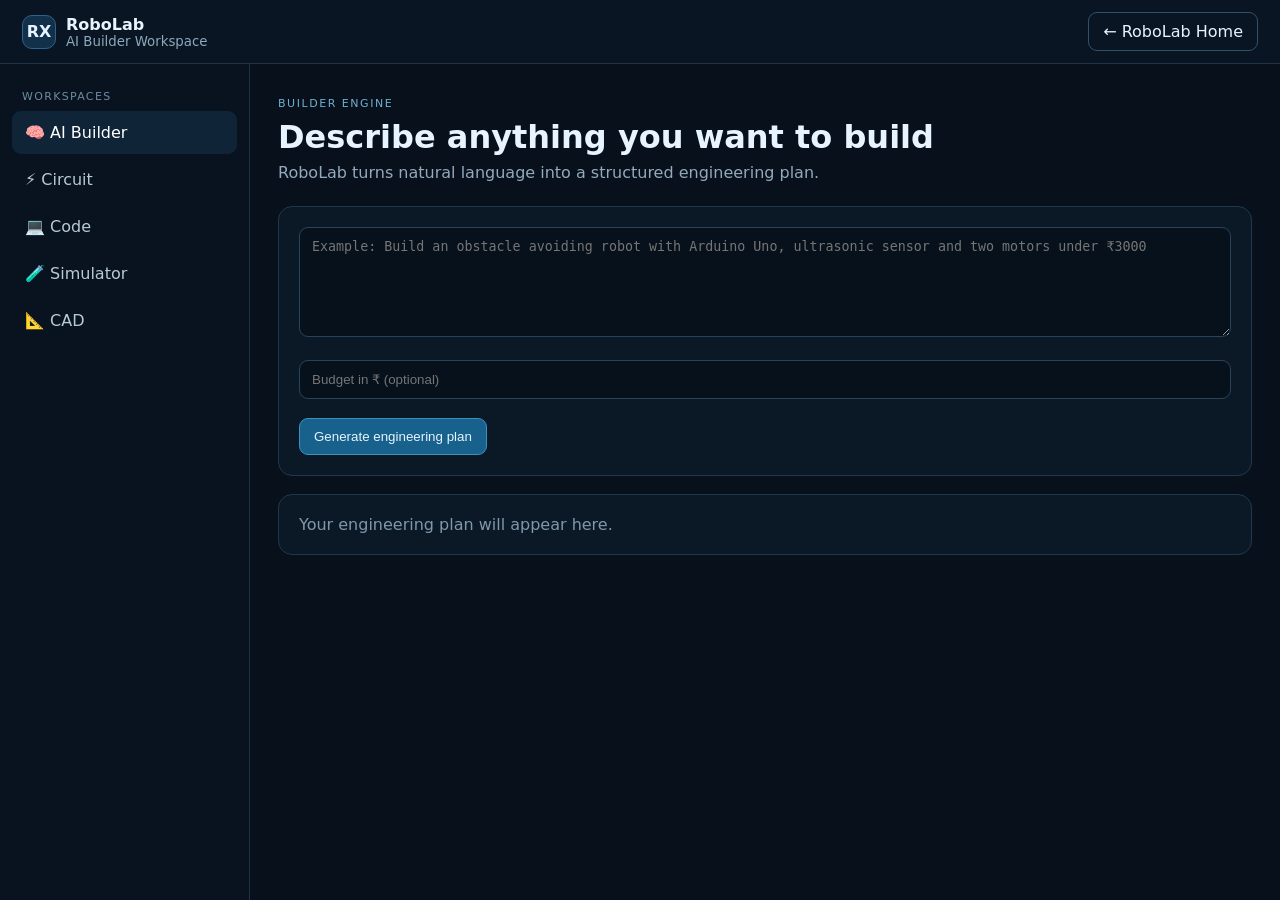
<file: static/builder.html>
<!doctype html><html lang="en"><head><meta charset="utf-8"><meta name="viewport" content="width=device-width,initial-scale=1"><title>RoboLab AI Builder</title><link rel="stylesheet" href="/static/workspace.css"></head><body><div class="workspace"><header class="topbar"><div class="brand"><div class="logo">RX</div><div><b>RoboLab</b><small>AI Builder Workspace</small></div></div><a class="back" href="/">← RoboLab Home</a></header><aside class="sidebar"><div class="side-title">WORKSPACES</div><a class="side-link active" href="/static/builder.html">🧠 AI Builder</a><a class="side-link" href="/static/circuit.html">⚡ Circuit</a><a class="side-link" href="/static/code.html">💻 Code</a><a class="side-link" href="/static/simulator.html">🧪 Simulator</a><a class="side-link" href="/static/cad.html">📐 CAD</a></aside><main class="main"><span class="eyebrow">BUILDER ENGINE</span><h1 class="title">Describe anything you want to build</h1><p class="subtitle">RoboLab turns natural language into a structured engineering plan.</p><section class="panel"><textarea id="prompt" placeholder="Example: Build an obstacle avoiding robot with Arduino Uno, ultrasonic sensor and two motors under ₹3000"></textarea><br><br><input id="budget" class="input" type="number" placeholder="Budget in ₹ (optional)"><br><br><button class="btn primary" id="plan">Generate engineering plan</button></section><section id="result" class="panel"><span class="muted">Your engineering plan will appear here.</span></section></main></div><script>document.getElementById('plan').onclick=async()=>{const r=await fetch('/api/plan',{method:'POST',headers:{'Content-Type':'application/json'},body:JSON.stringify({prompt:document.getElementById('prompt').value,budget:document.getElementById('budget').value})});const d=await r.json();document.getElementById('result').innerHTML='<h2>'+d.project+'</h2><p><b>Estimated total:</b> ₹'+d.total_estimate.toLocaleString('en-IN')+'</p><div class="grid">'+d.items.map(i=>'<div class="panel"><b>'+i.name+'</b><br><span class="muted">'+i.category+' · Qty '+i.quantity+'</span><br>₹'+i.cost.toLocaleString('en-IN')+'</div>').join('')+'</div><p>'+d.alternatives.join(' ')+'</p>'};</script></body></html>
</file>
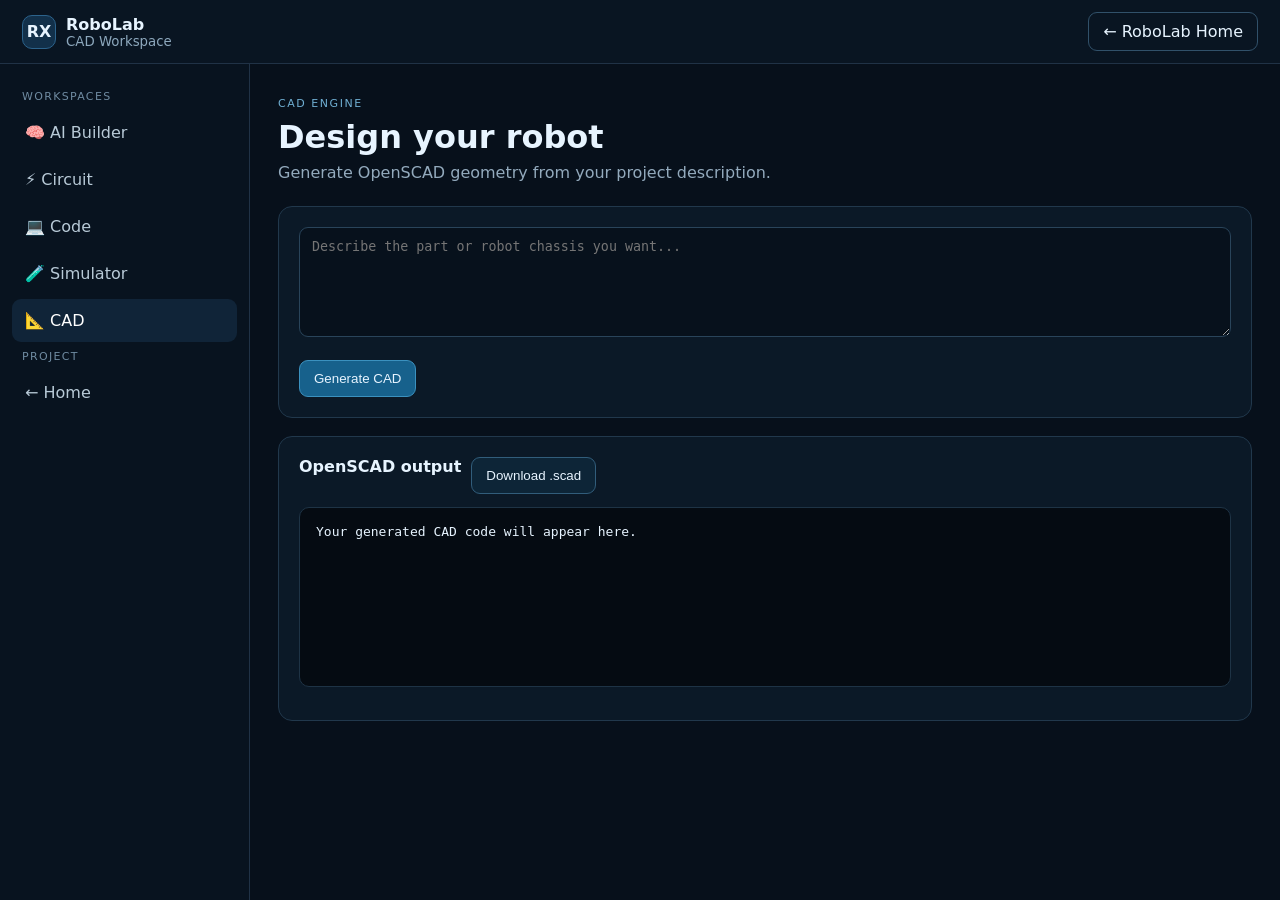
<file: static/cad.html>
<!doctype html><html lang="en"><head><meta charset="utf-8"><meta name="viewport" content="width=device-width,initial-scale=1"><title>RoboLab CAD Workspace</title><link rel="stylesheet" href="/static/workspace.css"></head><body><div class="workspace"><header class="topbar"><div class="brand"><div class="logo">RX</div><div><b>RoboLab</b><small>CAD Workspace</small></div></div><a class="back" href="/">← RoboLab Home</a></header><aside class="sidebar"><div class="side-title">WORKSPACES</div><a class="side-link" href="/static/builder.html">🧠 AI Builder</a><a class="side-link" href="/static/circuit.html">⚡ Circuit</a><a class="side-link" href="/static/code.html">💻 Code</a><a class="side-link" href="/static/simulator.html">🧪 Simulator</a><a class="side-link active" href="/static/cad.html">📐 CAD</a><div class="side-title">PROJECT</div><a class="side-link" href="/">← Home</a></aside><main class="main"><span class="eyebrow">CAD ENGINE</span><h1 class="title">Design your robot</h1><p class="subtitle">Generate OpenSCAD geometry from your project description.</p><section class="panel"><textarea id="project" placeholder="Describe the part or robot chassis you want..."></textarea><br><br><button class="btn primary" id="generate">Generate CAD</button></section><section class="panel"><div class="toolbar"><b>OpenSCAD output</b><button class="btn" id="download">Download .scad</button></div><pre id="out" class="code">Your generated CAD code will appear here.</pre></section></main></div><script>const p=document.getElementById('project'),o=document.getElementById('out');let code='';document.getElementById('generate').onclick=async()=>{const r=await fetch('/api/cad',{method:'POST',headers:{'Content-Type':'application/json'},body:JSON.stringify({project:p.value||'robot chassis'})});const d=await r.json();code=d.code;o.textContent=code};document.getElementById('download').onclick=()=>{if(!code)return;const a=document.createElement('a');a.href=URL.createObjectURL(new Blob([code],{type:'text/plain'}));a.download='robolab_generated.scad';a.click()};</script></body></html>
</file>
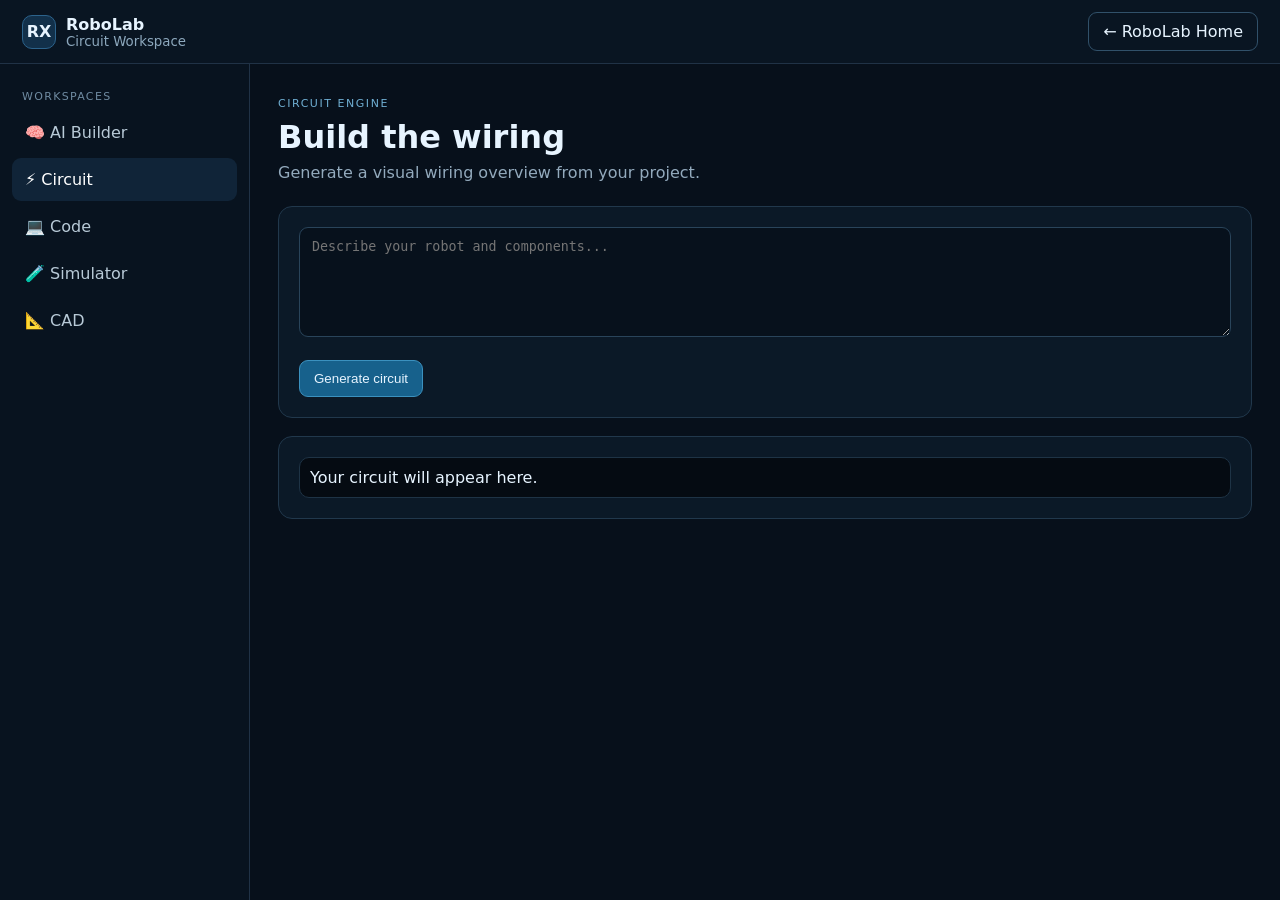
<file: static/circuit.html>
<!doctype html><html lang="en"><head><meta charset="utf-8"><meta name="viewport" content="width=device-width,initial-scale=1"><title>RoboLab Circuit Workspace</title><link rel="stylesheet" href="/static/workspace.css"></head><body><div class="workspace"><header class="topbar"><div class="brand"><div class="logo">RX</div><div><b>RoboLab</b><small>Circuit Workspace</small></div></div><a class="back" href="/">← RoboLab Home</a></header><aside class="sidebar"><div class="side-title">WORKSPACES</div><a class="side-link" href="/static/builder.html">🧠 AI Builder</a><a class="side-link active" href="/static/circuit.html">⚡ Circuit</a><a class="side-link" href="/static/code.html">💻 Code</a><a class="side-link" href="/static/simulator.html">🧪 Simulator</a><a class="side-link" href="/static/cad.html">📐 CAD</a></aside><main class="main"><span class="eyebrow">CIRCUIT ENGINE</span><h1 class="title">Build the wiring</h1><p class="subtitle">Generate a visual wiring overview from your project.</p><section class="panel"><textarea id="project" placeholder="Describe your robot and components..."></textarea><br><br><button class="btn primary" id="generate">Generate circuit</button></section><section class="panel"><div id="out" class="canvas-wrap">Your circuit will appear here.</div></section></main></div><script>document.getElementById('generate').onclick=async()=>{const r=await fetch('/api/circuit',{method:'POST',headers:{'Content-Type':'application/json'},body:JSON.stringify({project:document.getElementById('project').value||'robot'})});document.getElementById('out').innerHTML=await r.text()};</script></body></html>
</file>
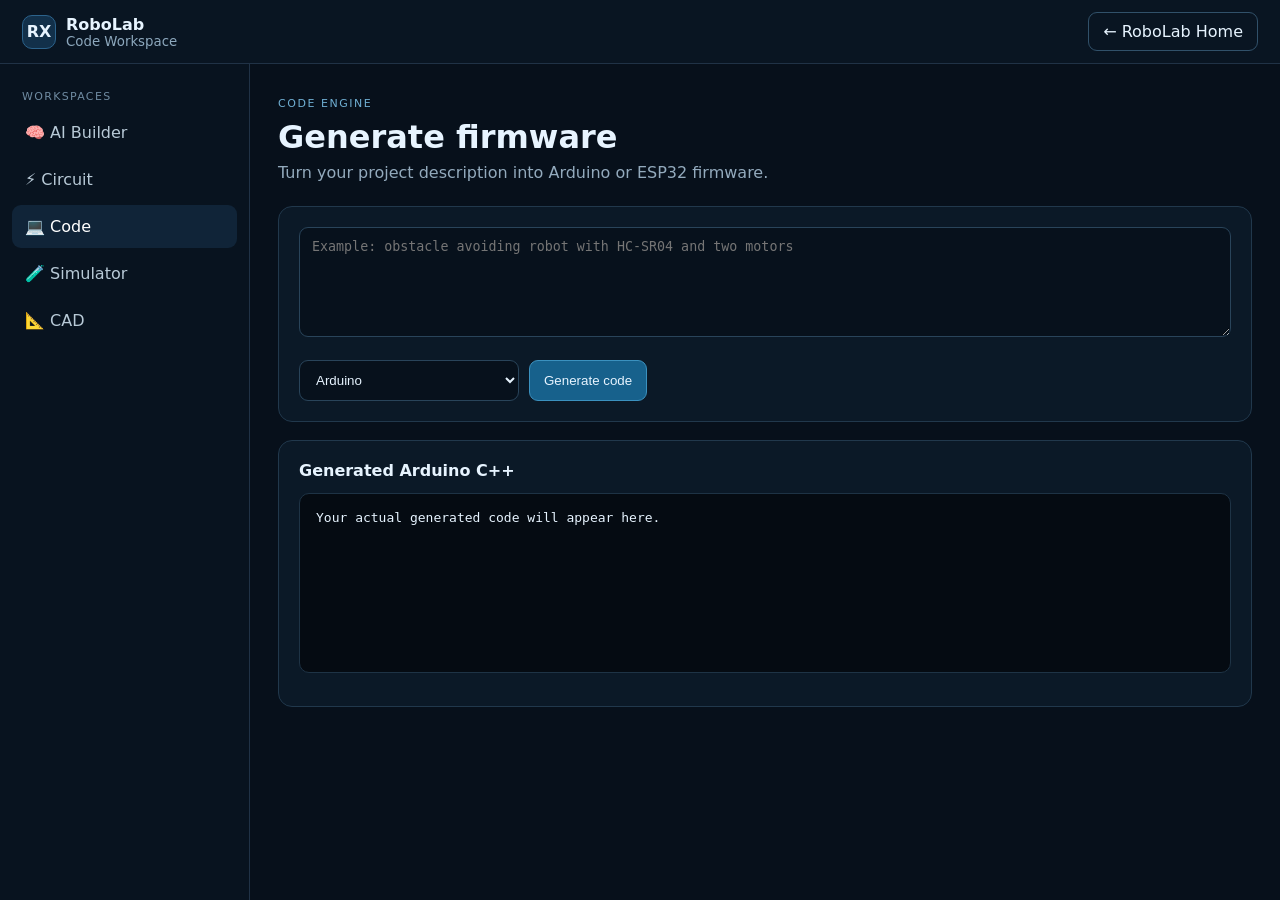
<file: static/code.html>
<!doctype html><html lang="en"><head><meta charset="utf-8"><meta name="viewport" content="width=device-width,initial-scale=1"><title>RoboLab Code Workspace</title><link rel="stylesheet" href="/static/workspace.css"></head><body><div class="workspace"><header class="topbar"><div class="brand"><div class="logo">RX</div><div><b>RoboLab</b><small>Code Workspace</small></div></div><a class="back" href="/">← RoboLab Home</a></header><aside class="sidebar"><div class="side-title">WORKSPACES</div><a class="side-link" href="/static/builder.html">🧠 AI Builder</a><a class="side-link" href="/static/circuit.html">⚡ Circuit</a><a class="side-link active" href="/static/code.html">💻 Code</a><a class="side-link" href="/static/simulator.html">🧪 Simulator</a><a class="side-link" href="/static/cad.html">📐 CAD</a></aside><main class="main"><span class="eyebrow">CODE ENGINE</span><h1 class="title">Generate firmware</h1><p class="subtitle">Turn your project description into Arduino or ESP32 firmware.</p><section class="panel"><textarea id="project" placeholder="Example: obstacle avoiding robot with HC-SR04 and two motors"></textarea><br><br><div class="toolbar"><select id="platform" class="select" style="max-width:220px"><option value="arduino">Arduino</option><option value="esp32">ESP32</option></select><button class="btn primary" id="generate">Generate code</button></div></section><section class="panel"><div class="toolbar"><b>Generated Arduino C++</b><span id="status" class="status"></span></div><pre id="out" class="code">Your actual generated code will appear here.</pre></section></main></div><script>document.getElementById('generate').onclick=async()=>{const b=document.getElementById('generate'),s=document.getElementById('status');b.disabled=true;s.textContent='Generating…';try{const r=await fetch('/api/firmware',{method:'POST',headers:{'Content-Type':'application/json'},body:JSON.stringify({platform:document.getElementById('platform').value,project:document.getElementById('project').value||'robot project'})});const d=await r.json();document.getElementById('out').textContent=d.code;s.textContent='Ready'}finally{b.disabled=false}};</script></body></html>
</file>
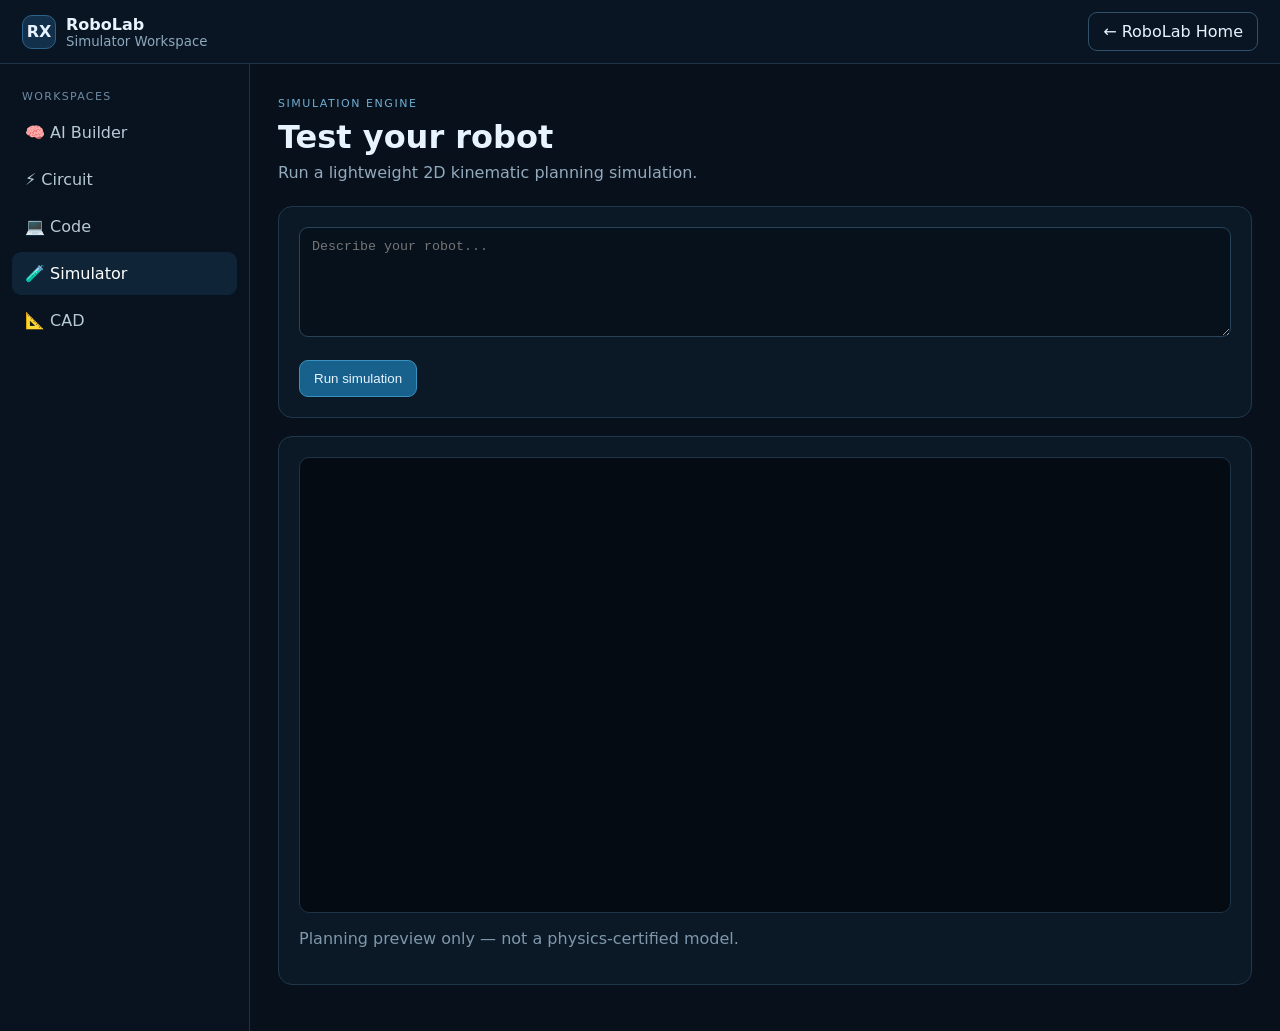
<file: static/simulator.html>
<!doctype html><html lang="en"><head><meta charset="utf-8"><meta name="viewport" content="width=device-width,initial-scale=1"><title>RoboLab Simulator Workspace</title><link rel="stylesheet" href="/static/workspace.css"></head><body><div class="workspace"><header class="topbar"><div class="brand"><div class="logo">RX</div><div><b>RoboLab</b><small>Simulator Workspace</small></div></div><a class="back" href="/">← RoboLab Home</a></header><aside class="sidebar"><div class="side-title">WORKSPACES</div><a class="side-link" href="/static/builder.html">🧠 AI Builder</a><a class="side-link" href="/static/circuit.html">⚡ Circuit</a><a class="side-link" href="/static/code.html">💻 Code</a><a class="side-link active" href="/static/simulator.html">🧪 Simulator</a><a class="side-link" href="/static/cad.html">📐 CAD</a></aside><main class="main"><span class="eyebrow">SIMULATION ENGINE</span><h1 class="title">Test your robot</h1><p class="subtitle">Run a lightweight 2D kinematic planning simulation.</p><section class="panel"><textarea id="project" placeholder="Describe your robot..."></textarea><br><br><button class="btn primary" id="run">Run simulation</button><span id="status" class="muted"></span></section><section class="panel"><div class="canvas-wrap"><canvas id="canvas" width="900" height="430" style="width:100%;max-width:900px"></canvas></div><p class="muted">Planning preview only — not a physics-certified model.</p></section></main></div><script>document.getElementById('run').onclick=async()=>{const s=document.getElementById('status');s.textContent=' Running…';const r=await fetch('/api/simulate',{method:'POST',headers:{'Content-Type':'application/json'},body:JSON.stringify({project:document.getElementById('project').value||'robot',duration:10})});const d=await r.json(),c=document.getElementById('canvas'),x=c.getContext('2d'),xs=d.trajectory.x,ys=d.trajectory.y,minX=Math.min(...xs),maxX=Math.max(...xs),minY=Math.min(...ys),maxY=Math.max(...ys),sx=760/Math.max(.001,maxX-minX),sy=330/Math.max(.001,maxY-minY);x.clearRect(0,0,c.width,c.height);x.beginPath();xs.forEach((v,i)=>{const px=70+(v-minX)*sx,py=380-(ys[i]-minY)*sy;i?x.lineTo(px,py):x.moveTo(px,py)});x.stroke();s.textContent=' Complete'};</script></body></html>
</file>
<file: static/workspace.css>
*{box-sizing:border-box}body{margin:0;background:#07101b;color:#e7f4ff;font-family:Inter,system-ui,-apple-system,BlinkMacSystemFont,"Segoe UI",sans-serif}a{color:inherit;text-decoration:none}.workspace{min-height:100vh;display:grid;grid-template-columns:250px 1fr;grid-template-rows:64px 1fr}.topbar{grid-column:1/-1;height:64px;display:flex;align-items:center;justify-content:space-between;padding:0 22px;border-bottom:1px solid #203246;background:#091522}.brand{display:flex;align-items:center;gap:10px}.logo{width:34px;height:34px;border-radius:10px;display:grid;place-items:center;background:#12304a;border:1px solid #2c638c;font-weight:800}.brand small{display:block;color:#8da8bd}.back{padding:9px 14px;border:1px solid #31516a;border-radius:9px}.sidebar{border-right:1px solid #203246;background:#08131f;padding:18px 12px}.side-title{font-size:11px;color:#6f8ba1;letter-spacing:.12em;margin:8px 10px}.side-link{display:block;padding:12px 13px;border-radius:9px;color:#b8cad7;margin:4px 0}.side-link:hover,.side-link.active{background:#102438;color:#fff}.main{padding:28px;overflow:auto}.eyebrow{font-size:11px;letter-spacing:.14em;color:#6faed2}.title{font-size:32px;margin:7px 0}.subtitle{color:#93aabd;margin:0 0 24px}.panel{background:#0b1927;border:1px solid #21384c;border-radius:14px;padding:20px;margin-bottom:18px}.toolbar{display:flex;gap:10px;flex-wrap:wrap}.input,.select,textarea{background:#07111c;border:1px solid #29445a;color:#e7f4ff;border-radius:9px;padding:11px 12px;width:100%}textarea{min-height:110px;resize:vertical}.btn{border:1px solid #315d7b;background:#0d2537;color:#e7f4ff;border-radius:9px;padding:10px 14px;cursor:pointer}.btn.primary{background:#17618c;border-color:#3b91bf}.grid{display:grid;grid-template-columns:repeat(2,minmax(0,1fr));gap:16px}.code{white-space:pre-wrap;background:#050b12;border:1px solid #1e3345;border-radius:10px;padding:16px;min-height:180px;overflow:auto;font-family:Consolas,monospace;font-size:13px}.canvas-wrap{background:#050b12;border:1px solid #1e3345;border-radius:10px;padding:10px}.status{color:#8ed1a8}.muted{color:#7f98aa}@media(max-width:850px){.workspace{grid-template-columns:1fr}.sidebar{display:none}.grid{grid-template-columns:1fr}.main{padding:18px}}
</file>
